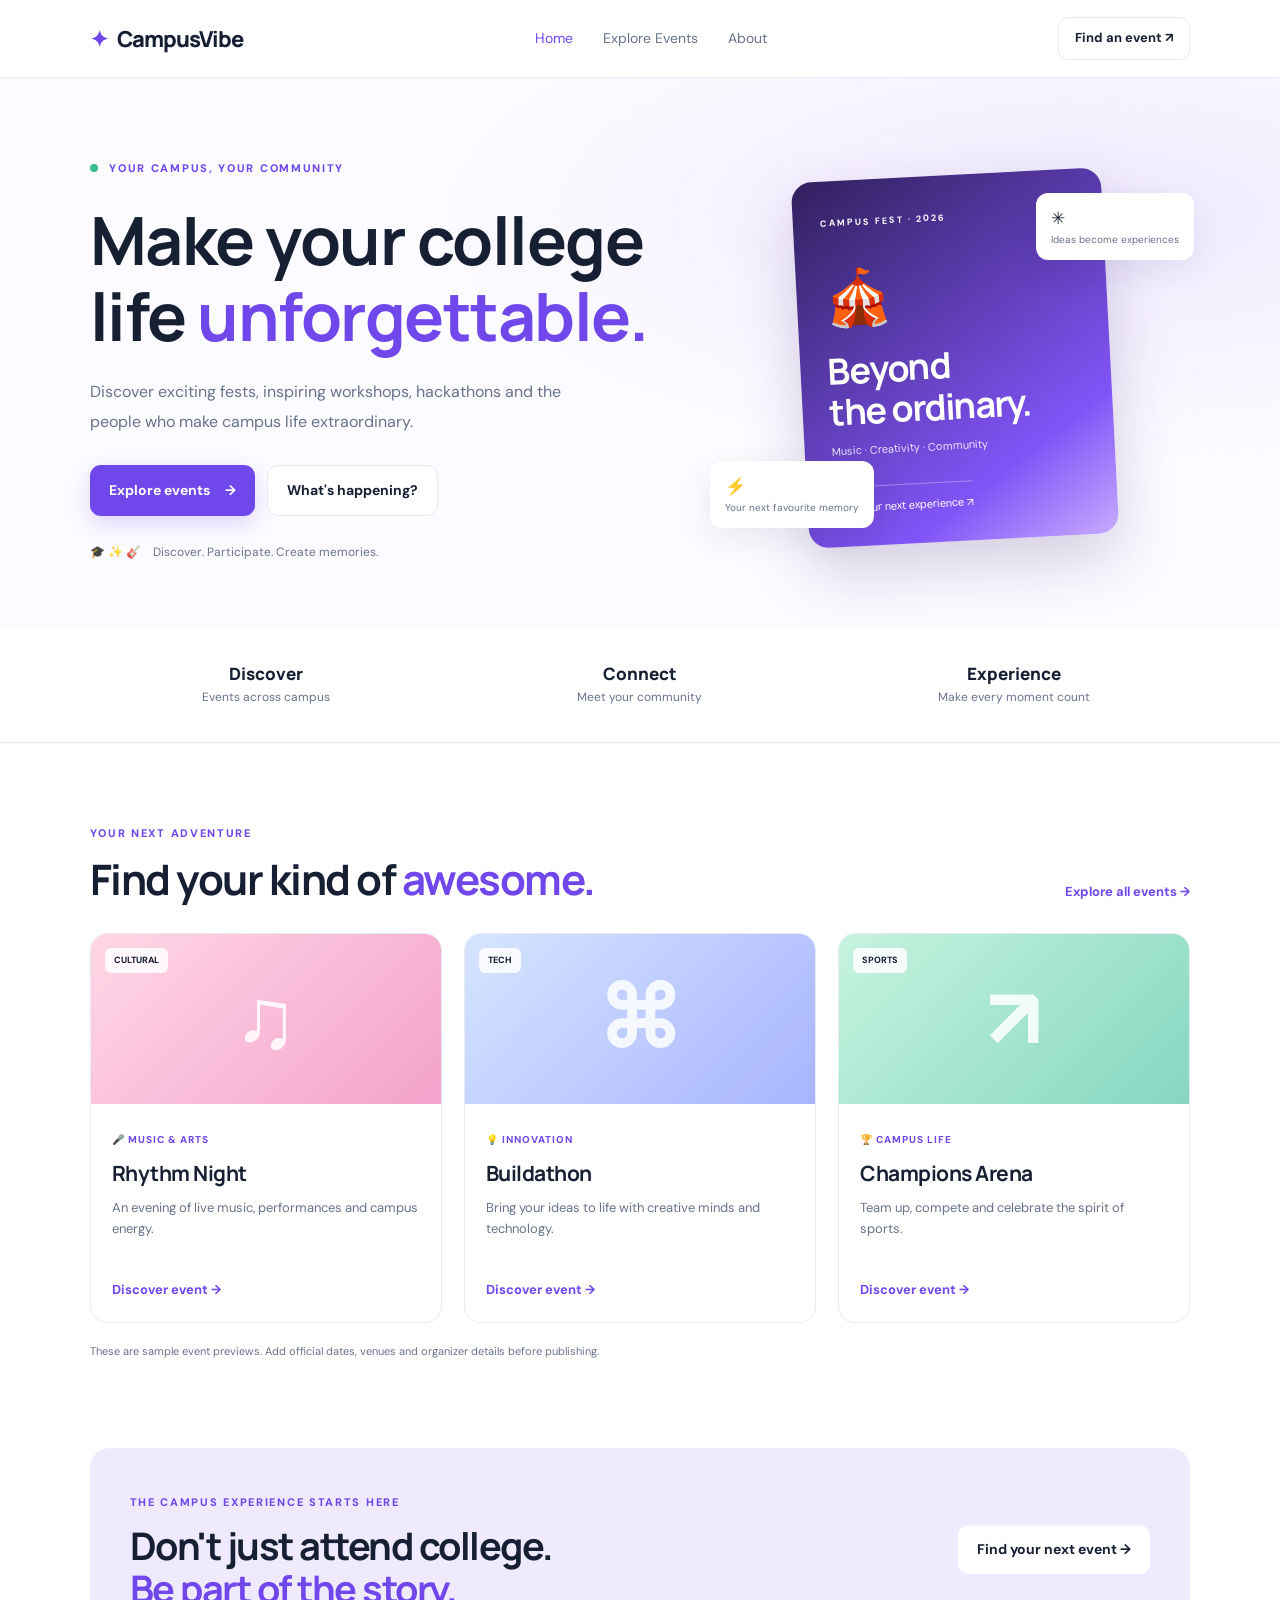
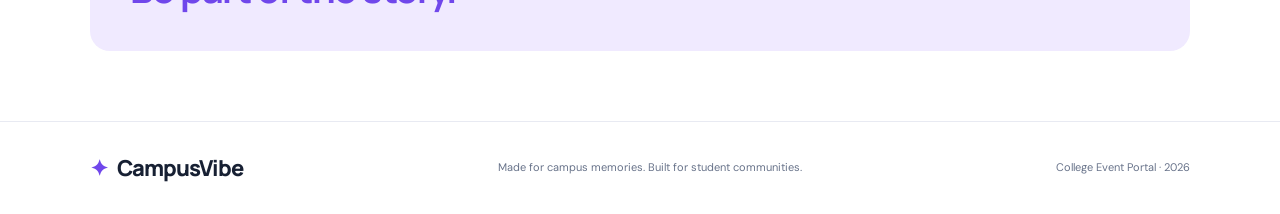
<file: index.html>
<!DOCTYPE html>
<html lang="en">
<head>
  <meta charset="UTF-8">
  <meta name="viewport" content="width=device-width, initial-scale=1.0">
  <meta name="description" content="Discover campus festivals, workshops, hackathons and student events.">
  <title>CampusVibe | College Event Portal</title>
  <link rel="stylesheet" href="style.css">
</head>
<body>
  <header class="navbar">
    <a class="brand" href="index.html"><span class="brand-icon">✦</span> CampusVibe</a>
    <nav>
      <a class="active" href="index.html">Home</a>
      <a href="events.html">Explore Events</a>
      <a href="#about">About</a>
    </nav>
    <a class="nav-cta" href="events.html">Find an event ↗</a>
  </header>

  <main>
    <section class="hero">
      <div class="hero-content">
        <span class="eyebrow"><span class="live-dot"></span> YOUR CAMPUS, YOUR COMMUNITY</span>
        <h1>Make your college life <span>unforgettable.</span></h1>
        <p>Discover exciting fests, inspiring workshops, hackathons and the people who make campus life extraordinary.</p>
        <div class="hero-actions">
          <a class="button button-primary" href="events.html">Explore events <span>→</span></a>
          <a class="button button-ghost" href="#featured">What's happening?</a>
        </div>
        <div class="hero-note"><span class="avatars">🎓 ✨ 🎸</span> Discover. Participate. Create memories.</div>
      </div>
      <div class="hero-art">
        <div class="art-glow"></div>
        <div class="art-card art-card-top">✳ <span>Ideas become experiences</span></div>
        <div class="event-poster">
          <span class="poster-label">CAMPUS FEST · 2026</span>
          <div class="poster-emoji">🎪</div>
          <h2>Beyond<br>the ordinary.</h2>
          <p>Music · Creativity · Community</p>
          <a href="events.html">Find your next experience ↗</a>
        </div>
        <div class="art-card art-card-bottom">⚡ <span>Your next favourite memory</span></div>
      </div>
    </section>

    <section class="stats">
      <div><strong>Discover</strong><span>Events across campus</span></div>
      <div><strong>Connect</strong><span>Meet your community</span></div>
      <div><strong>Experience</strong><span>Make every moment count</span></div>
    </section>

    <section class="section" id="featured">
      <div class="section-heading">
        <div><span class="eyebrow">YOUR NEXT ADVENTURE</span><h2>Find your kind of <span>awesome.</span></h2></div>
        <a class="text-link" href="events.html">Explore all events →</a>
      </div>
      <div class="event-grid">
        <article class="event-card">
          <div class="event-cover cover-music"><span class="cover-symbol">♫</span><span class="cover-tag">CULTURAL</span></div>
          <div class="event-info"><span class="event-meta">🎤 MUSIC & ARTS</span><h3>Rhythm Night</h3><p>An evening of live music, performances and campus energy.</p><a href="events.html" class="card-link">Discover event →</a></div>
        </article>
        <article class="event-card">
          <div class="event-cover cover-tech"><span class="cover-symbol">⌘</span><span class="cover-tag">TECH</span></div>
          <div class="event-info"><span class="event-meta">💡 INNOVATION</span><h3>Buildathon</h3><p>Bring your ideas to life with creative minds and technology.</p><a href="events.html" class="card-link">Discover event →</a></div>
        </article>
        <article class="event-card">
          <div class="event-cover cover-sport"><span class="cover-symbol">↗</span><span class="cover-tag">SPORTS</span></div>
          <div class="event-info"><span class="event-meta">🏆 CAMPUS LIFE</span><h3>Champions Arena</h3><p>Team up, compete and celebrate the spirit of sports.</p><a href="events.html" class="card-link">Discover event →</a></div>
        </article>
      </div>
      <p class="disclaimer">These are sample event previews. Add official dates, venues and organizer details before publishing.</p>
    </section>

    <section class="join-banner" id="about">
      <div><span class="eyebrow">THE CAMPUS EXPERIENCE STARTS HERE</span><h2>Don't just attend college.<br><span>Be part of the story.</span></h2></div>
      <a href="events.html" class="button button-light">Find your next event →</a>
    </section>
  </main>

  <footer><a class="brand" href="index.html"><span class="brand-icon">✦</span> CampusVibe</a><p>Made for campus memories. Built for student communities.</p><span>College Event Portal · 2026</span></footer>
</body>
</html>
</file>
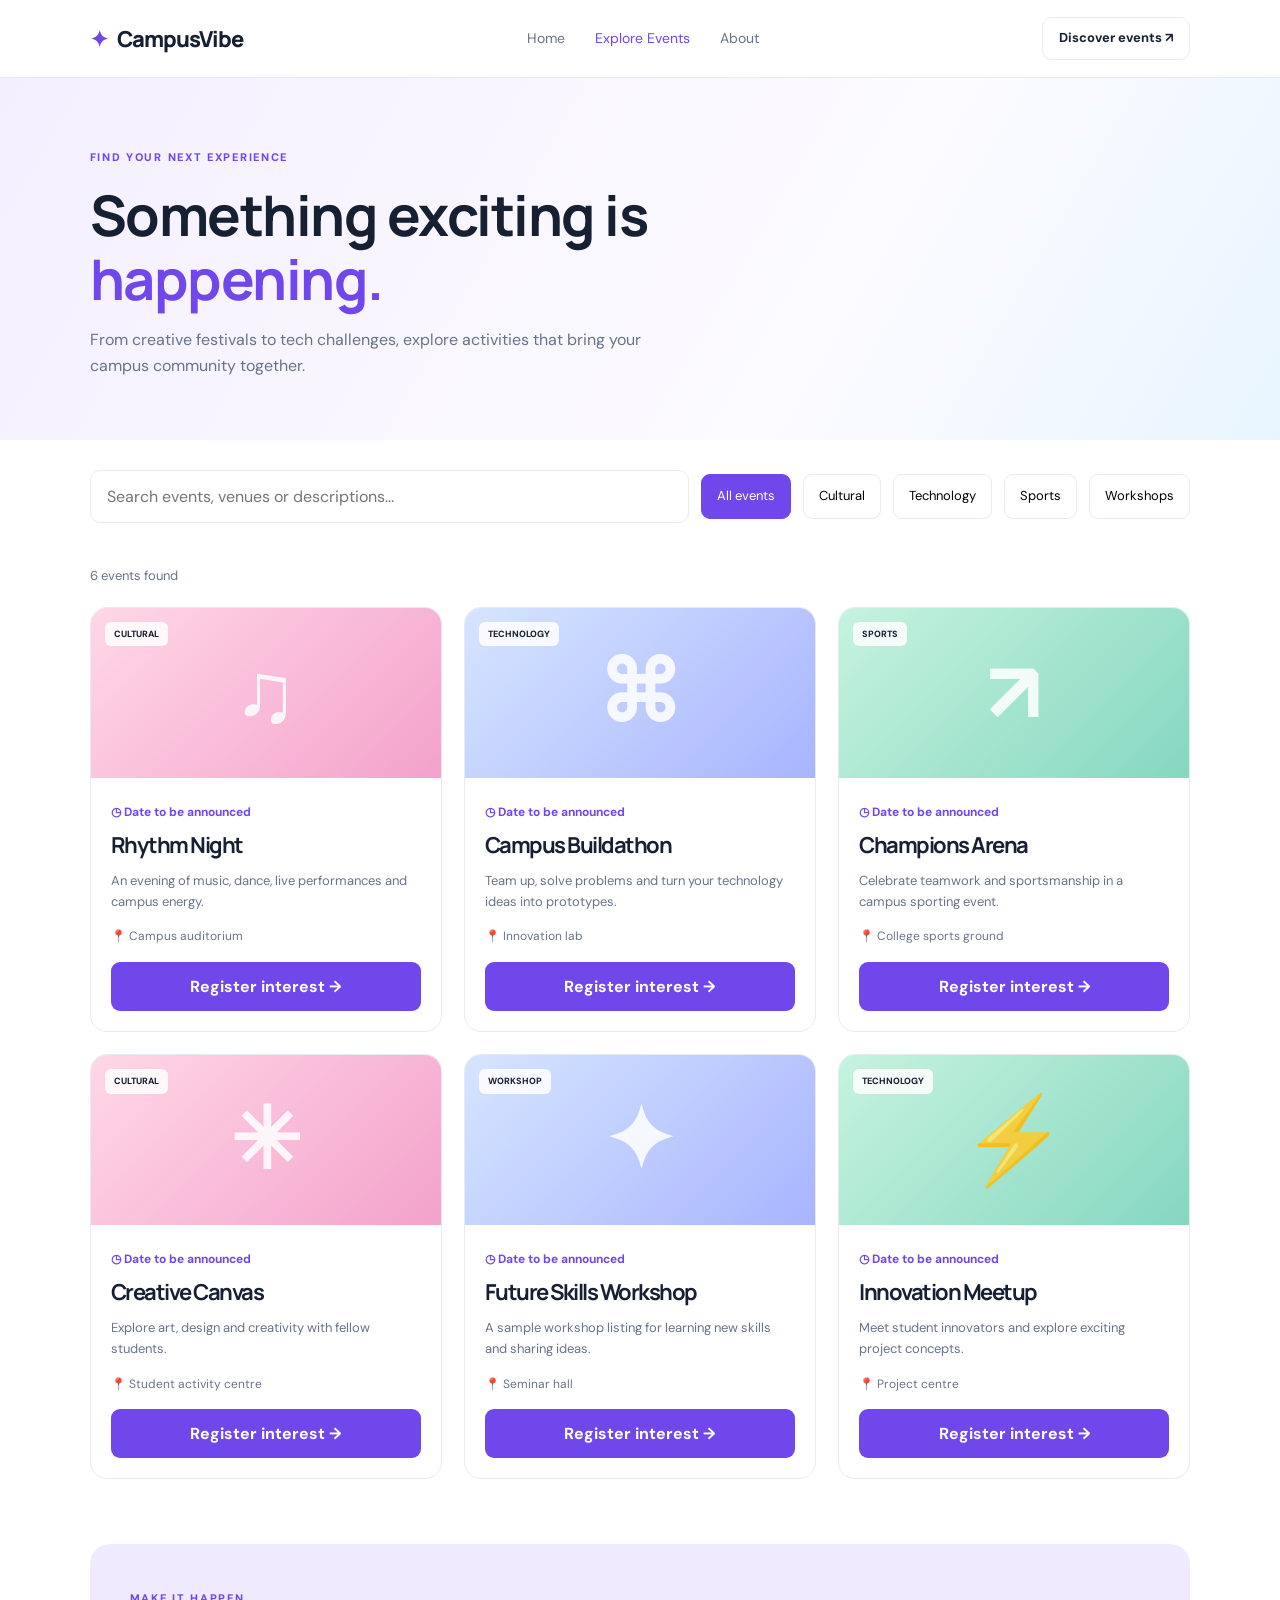
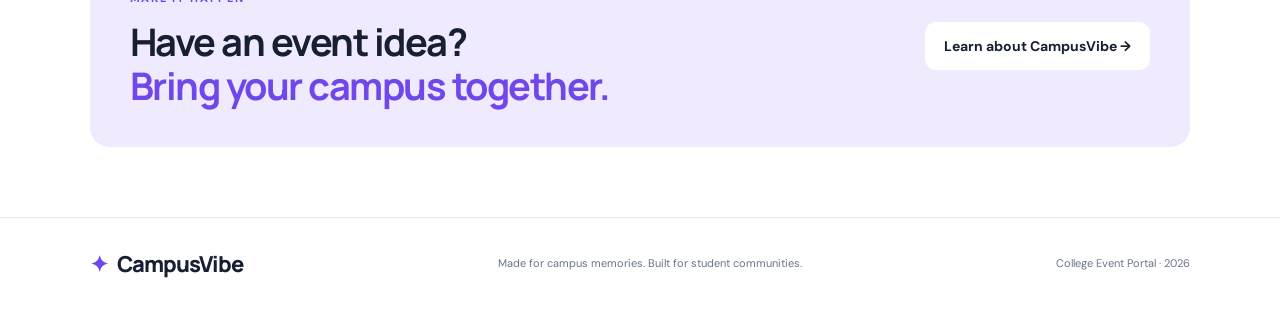
<file: events.html>
<!DOCTYPE html>
<html lang="en">
<head>
  <meta charset="UTF-8">
  <meta name="viewport" content="width=device-width, initial-scale=1.0">
  <meta name="description" content="Explore college events, discover campus activities and register your interest.">
  <title>Explore Events | CampusVibe</title>
  <link rel="stylesheet" href="style.css">
  <style>
    .events-hero {
      padding: 65px 7% 45px;
      background: linear-gradient(120deg,#f4efff,#fcfbff 65%,#e8f5ff);
    }
    .events-hero h1 { font-size: clamp(38px,5vw,56px); margin: 14px 0; }
    .events-hero p { color: var(--muted); max-width: 570px; }
    .toolbar {
      padding: 30px 7%;
      display: flex; flex-wrap: wrap; gap: 12px;
      align-items: center;
    }
    .search-box {
      flex: 1; min-width: 220px; padding: 13px 16px;
      border: 1px solid var(--line); border-radius: 10px;
      font: inherit; background: white;
    }
    .filter-button {
      padding: 11px 15px; border: 1px solid var(--line);
      border-radius: 9px; background: white; cursor: pointer;
      font: inherit; font-size: 13px;
    }
    .filter-button.active { background: var(--purple); color: white; border-color: var(--purple); }
    .events-list { padding: 0 7% 65px; }
    .results-line { color: var(--muted); font-size: 13px; margin-bottom: 20px; }
    .event-details { padding: 20px; }
    .event-date { color: var(--purple); font-size: 12px; font-weight: 700; }
    .event-details h2 { font-size: 22px; margin: 9px 0; }
    .event-details p { color: var(--muted); font-size: 13px; }
    .event-facts { display: flex; flex-wrap: wrap; gap: 12px; color: var(--muted); font-size: 12px; margin: 15px 0; }
    .register-button {
      width: 100%; padding: 12px; background: var(--purple);
      color: white; border: 0; border-radius: 9px;
      cursor: pointer; font: inherit; font-weight: 700;
    }
    .register-button:hover { opacity: .9; }
    .empty-state { padding: 45px 15px; text-align: center; color: var(--muted); grid-column: 1/-1; }
    .modal {
      display: none; position: fixed; inset: 0; z-index: 10;
      background: #11182799; padding: 20px;
      align-items: center; justify-content: center;
    }
    .modal.open { display: flex; }
    .modal-panel {
      width: 100%; max-width: 450px; max-height: 90vh; overflow: auto;
      background: white; padding: 28px; border-radius: 18px;
    }
    .modal-panel h2 { margin-top: 0; }
    .form-field { display: block; margin: 16px 0; font-size: 13px; font-weight: 700; }
    .form-field input, .form-field select {
      display: block; width: 100%; margin-top: 7px; padding: 12px;
      border: 1px solid var(--line); border-radius: 9px; font: inherit;
    }
    .close-button {
      float: right; border: 0; background: #f1eff8; border-radius: 8px;
      padding: 7px 11px; cursor: pointer;
    }
    .form-message { color: #087b52; font-size: 13px; }
    @media(max-width:600px) {
      .events-hero { padding: 45px 6% 30px; }
      .toolbar { padding: 22px 6%; }
      .events-list { padding: 0 6% 45px; }
      .filter-button { flex: 1; }
    }
  </style>
</head>
<body>
  <header class="navbar">
    <a class="brand" href="index.html"><span class="brand-icon">✦</span> CampusVibe</a>
    <nav>
      <a href="index.html">Home</a>
      <a class="active" href="events.html">Explore Events</a>
      <a href="index.html#about">About</a>
    </nav>
    <a class="nav-cta" href="#event-list">Discover events ↗</a>
  </header>

  <main>
    <section class="events-hero">
      <span class="eyebrow">FIND YOUR NEXT EXPERIENCE</span>
      <h1>Something exciting is <span style="color:#7047eb">happening.</span></h1>
      <p>From creative festivals to tech challenges, explore activities that bring your campus community together.</p>
    </section>

    <section class="toolbar" aria-label="Search and filter events">
      <input id="search" class="search-box" type="search" placeholder="Search events, venues or descriptions..." aria-label="Search events">
      <button class="filter-button active" data-category="All">All events</button>
      <button class="filter-button" data-category="Cultural">Cultural</button>
      <button class="filter-button" data-category="Technology">Technology</button>
      <button class="filter-button" data-category="Sports">Sports</button>
      <button class="filter-button" data-category="Workshop">Workshops</button>
    </section>

    <section class="events-list" id="event-list">
      <p class="results-line" id="results" aria-live="polite"></p>
      <div class="event-grid" id="event-grid"></div>
    </section>

    <section class="join-banner">
      <div>
        <span class="eyebrow">MAKE IT HAPPEN</span>
        <h2>Have an event idea?<br><span>Bring your campus together.</span></h2>
      </div>
      <a class="button button-light" href="index.html#about">Learn about CampusVibe →</a>
    </section>
  </main>

  <div class="modal" id="registration-modal" role="dialog" aria-modal="true" aria-labelledby="modal-title">
    <div class="modal-panel">
      <button type="button" class="close-button" id="close-modal" aria-label="Close registration">✕</button>
      <span class="eyebrow">JOIN THE EXPERIENCE</span>
      <h2 id="modal-title">Register your interest</h2>
      <p id="selected-event"></p>
      <form id="registration-form">
        <label class="form-field">Full name
          <input name="name" required maxlength="100" autocomplete="name" placeholder="Your name">
        </label>
        <label class="form-field">College email
          <input name="email" type="email" required maxlength="150" autocomplete="email" placeholder="you@college.edu">
        </label>
        <label class="form-field">Department
          <select name="department" required>
            <option value="">Choose your department</option>
            <option>Computer Science</option>
            <option>Electronics and Communication</option>
            <option>Mechanical Engineering</option>
            <option>Electrical Engineering</option>
            <option>Business and Management</option>
            <option>Other</option>
          </select>
        </label>
        <button class="register-button" type="submit">Confirm interest</button>
        <p id="form-message" class="form-message" role="status"></p>
        <p style="font-size:11px;color:#68738a">Demo only: this form does not send or store your details on a server.</p>
      </form>
    </div>
  </div>

  <footer>
    <a class="brand" href="index.html"><span class="brand-icon">✦</span> CampusVibe</a>
    <p>Made for campus memories. Built for student communities.</p>
    <span>College Event Portal · 2026</span>
  </footer>

  <script>
    // These are demonstration events. Replace with official event information.
    const events = [
      { id: 1, title: "Rhythm Night", category: "Cultural", date: "Date to be announced", venue: "Campus auditorium", icon: "♫", description: "An evening of music, dance, live performances and campus energy.", color: "cover-music" },
      { id: 2, title: "Campus Buildathon", category: "Technology", date: "Date to be announced", venue: "Innovation lab", icon: "⌘", description: "Team up, solve problems and turn your technology ideas into prototypes.", color: "cover-tech" },
      { id: 3, title: "Champions Arena", category: "Sports", date: "Date to be announced", venue: "College sports ground", icon: "↗", description: "Celebrate teamwork and sportsmanship in a campus sporting event.", color: "cover-sport" },
      { id: 4, title: "Creative Canvas", category: "Cultural", date: "Date to be announced", venue: "Student activity centre", icon: "✳", description: "Explore art, design and creativity with fellow students.", color: "cover-music" },
      { id: 5, title: "Future Skills Workshop", category: "Workshop", date: "Date to be announced", venue: "Seminar hall", icon: "✦", description: "A sample workshop listing for learning new skills and sharing ideas.", color: "cover-tech" },
      { id: 6, title: "Innovation Meetup", category: "Technology", date: "Date to be announced", venue: "Project centre", icon: "⚡", description: "Meet student innovators and explore exciting project concepts.", color: "cover-sport" }
    ];

    const grid = document.getElementById("event-grid");
    const search = document.getElementById("search");
    const results = document.getElementById("results");
    let activeCategory = "All";
    let selectedEvent = null;

    function renderEvents() {
      const query = search.value.trim().toLowerCase();
      const filtered = events.filter(event => {
        const matchesCategory = activeCategory === "All" || event.category === activeCategory;
        const searchable = `${event.title} ${event.category} ${event.description} ${event.venue}`.toLowerCase();
        return matchesCategory && searchable.includes(query);
      });

      results.textContent = `${filtered.length} event${filtered.length === 1 ? "" : "s"} found`;

      if (!filtered.length) {
        grid.innerHTML = '<div class="empty-state"><h2>No events found</h2><p>Try another search or choose a different category.</p></div>';
        return;
      }

      grid.replaceChildren();

      filtered.forEach(event => {
        const card = document.createElement("article");
        card.className = "event-card";

        const cover = document.createElement("div");
        cover.className = `event-cover ${event.color}`;

        const symbol = document.createElement("span");
        symbol.className = "cover-symbol";
        symbol.textContent = event.icon;

        const tag = document.createElement("span");
        tag.className = "cover-tag";
        tag.textContent = event.category.toUpperCase();

        cover.append(symbol, tag);

        const info = document.createElement("div");
        info.className = "event-details";

        const date = document.createElement("span");
        date.className = "event-date";
        date.textContent = `◷ ${event.date}`;

        const title = document.createElement("h2");
        title.textContent = event.title;

        const description = document.createElement("p");
        description.textContent = event.description;

        const facts = document.createElement("div");
        facts.className = "event-facts";
        facts.textContent = `📍 ${event.venue}`;

        const button = document.createElement("button");
        button.className = "register-button";
        button.type = "button";
        button.textContent = "Register interest →";
        button.addEventListener("click", () => openRegistration(event));

        info.append(date, title, description, facts, button);
        card.append(cover, info);
        grid.append(card);
      });
    }

    function openRegistration(event) {
      selectedEvent = event;
      document.getElementById("selected-event").textContent = event.title;
      document.getElementById("form-message").textContent = "";
      document.getElementById("registration-modal").classList.add("open");
      document.querySelector('[name="name"]').focus();
    }

    function closeRegistration() {
      document.getElementById("registration-modal").classList.remove("open");
    }

    search.addEventListener("input", renderEvents);

    document.querySelectorAll(".filter-button").forEach(button => {
      button.addEventListener("click", () => {
        activeCategory = button.dataset.category;
        document.querySelectorAll(".filter-button").forEach(item => {
          const isActive = item === button;
          item.classList.toggle("active", isActive);
          item.setAttribute("aria-pressed", String(isActive));
        });
        renderEvents();
      });
      button.setAttribute("aria-pressed", String(button.dataset.category === "All"));
    });

    document.getElementById("close-modal").addEventListener("click", closeRegistration);

    document.getElementById("registration-modal").addEventListener("click", event => {
      if (event.target.id === "registration-modal") closeRegistration();
    });

    document.addEventListener("keydown", event => {
      if (event.key === "Escape") closeRegistration();
    });

    document.getElementById("registration-form").addEventListener("submit", event => {
      event.preventDefault();
      if (!selectedEvent || !event.currentTarget.reportValidity()) return;

      document.getElementById("form-message").textContent =
        `Demo complete! Your form passed validation for "${selectedEvent.title}", but your registration has not been saved or sent.`;
    });

    renderEvents();
  </script>
</body>
</html>
</file>
<file: style.css>
@import url('https://fonts.googleapis.com/css2?family=DM+Sans:wght@400;500;600;700&family=Manrope:wght@400;500;600;700;800&display=swap');

:root {
  --ink: #172033;
  --muted: #68738a;
  --purple: #7047eb;
  --line: #e8eaf2;
  --surface: #f8f8fc;
}

* { box-sizing: border-box; }
html { scroll-behavior: smooth; }
body {
  margin: 0;
  font-family: 'DM Sans', sans-serif;
  color: var(--ink);
  background: white;
  line-height: 1.6;
}
a { color: inherit; text-decoration: none; }
.navbar {
  min-height: 78px;
  display: flex;
  align-items: center;
  justify-content: space-between;
  gap: 24px;
  padding: 16px 7%;
  border-bottom: 1px solid var(--line);
}
.brand {
  font: 800 22px 'Manrope', sans-serif;
  letter-spacing: -1px;
  white-space: nowrap;
}
.brand-icon { color: var(--purple); margin-right: 7px; }
.navbar nav { display: flex; align-items: center; gap: 30px; }
.navbar nav a { color: var(--muted); font-size: 14px; }
.navbar nav a:hover, .navbar nav a.active { color: var(--purple); }
.nav-cta {
  border: 1px solid var(--line);
  padding: 10px 16px;
  border-radius: 10px;
  font-size: 13px;
  font-weight: 700;
}
.hero {
  padding: 76px 7% 65px;
  display: grid;
  grid-template-columns: 1.1fr .9fr;
  align-items: center;
  gap: 55px;
  background: radial-gradient(ellipse at 85% 25%, #f0eaff 0, transparent 43%), #fcfbff;
  overflow: hidden;
}
.eyebrow { color: var(--purple); font-size: 11px; font-weight: 800; letter-spacing: 1.7px; }
.live-dot { display: inline-block; width: 8px; height: 8px; background: #36bd8b; border-radius: 50%; margin-right: 7px; }
h1, h2, h3 { font-family: 'Manrope', sans-serif; line-height: 1.15; letter-spacing: -1.5px; }
h1 { font-size: clamp(42px, 5.2vw, 67px); margin: 22px 0; max-width: 650px; }
h1 span, .section-heading h2 span, .join-banner h2 span { color: var(--purple); }
.hero-content > p { color: var(--muted); font-size: 16px; max-width: 510px; line-height: 1.9; }
.hero-actions { display: flex; flex-wrap: wrap; gap: 12px; margin-top: 28px; }
.button { display: inline-flex; justify-content: center; align-items: center; gap: 15px; padding: 13px 19px; border-radius: 11px; font-size: 14px; font-weight: 700; transition: transform .2s, box-shadow .2s; }
.button:hover { transform: translateY(-2px); }
.button-primary { background: var(--purple); color: white; box-shadow: 0 8px 22px #7047eb35; }
.button-ghost { background: white; border: 1px solid var(--line); }
.hero-note { margin-top: 27px; font-size: 12px; color: var(--muted); }
.avatars { margin-right: 9px; }
.hero-art { min-height: 390px; display: grid; place-items: center; position: relative; }
.art-glow { position: absolute; width: 300px; height: 300px; border-radius: 50%; background: #e4d9ff; filter: blur(3px); }
.event-poster { position: relative; z-index: 1; width: min(310px, 90%); padding: 27px; border-radius: 20px; color: white; background: linear-gradient(145deg, #31205d, #8154f7 75%, #c8aaff); box-shadow: 0 25px 60px #3d286d35; transform: rotate(-3deg); }
.poster-label { font-size: 9px; letter-spacing: 2px; font-weight: 700; }
.poster-emoji { font-size: 55px; margin-top: 20px; }
.event-poster h2 { font-size: 36px; margin: 8px 0; }
.event-poster p { font-size: 11px; opacity: .85; }
.event-poster a { display: inline-block; margin-top: 15px; padding-top: 12px; border-top: 1px solid #ffffff55; font-size: 11px; }
.art-card { position: absolute; z-index: 2; background: white; padding: 12px 15px; border-radius: 12px; box-shadow: 0 10px 35px #24144b15; font-size: 17px; }
.art-card span { display: block; font-size: 10px; color: var(--muted); }
.art-card-top { top: 30px; right: -4px; }
.art-card-bottom { bottom: 25px; left: -10px; }
.stats { display: grid; grid-template-columns: repeat(3, 1fr); gap: 20px; padding: 25px 7%; border-bottom: 1px solid var(--line); }
.stats div { text-align: center; padding: 10px; }
.stats strong, .stats span { display: block; }
.stats strong { font: 800 17px 'Manrope', sans-serif; }
.stats span { font-size: 12px; color: var(--muted); margin-top: 3px; }
.section { padding: 76px 7%; }
.section-heading { display: flex; justify-content: space-between; align-items: end; gap: 20px; margin-bottom: 30px; }
.section-heading h2 { font-size: clamp(28px, 3.5vw, 42px); margin: 10px 0 0; }
.text-link, .card-link { color: var(--purple); font-size: 13px; font-weight: 700; }
.event-grid { display: grid; grid-template-columns: repeat(3, 1fr); gap: 22px; }
.event-card { overflow: hidden; border: 1px solid var(--line); border-radius: 17px; transition: transform .2s, box-shadow .2s; }
.event-card:hover { transform: translateY(-5px); box-shadow: 0 18px 35px #25204410; }
.event-cover { height: 170px; display: flex; align-items: center; justify-content: center; position: relative; overflow: hidden; }
.cover-music { background: linear-gradient(135deg, #ffd7e6, #f3a2cb); }
.cover-tech { background: linear-gradient(135deg, #d5e5ff, #a8b4ff); }
.cover-sport { background: linear-gradient(135deg, #c6f3df, #85d7c0); }
.cover-symbol { font-size: 85px; color: #ffffffd9; font-weight: 800; }
.cover-tag { position: absolute; top: 14px; left: 14px; background: #ffffffd9; padding: 5px 9px; border-radius: 6px; font-size: 9px; font-weight: 800; }
.event-info { padding: 21px; }
.event-meta { font-size: 10px; letter-spacing: 1px; color: var(--purple); font-weight: 800; }
.event-info h3 { font-size: 21px; letter-spacing: -.5px; margin: 10px 0; }
.event-info p { min-height: 60px; color: var(--muted); font-size: 13px; }
.card-link { display: inline-block; margin-top: 9px; }
.disclaimer { font-size: 11px; color: var(--muted); margin-top: 20px; }
.join-banner { margin: 0 7% 70px; padding: 40px; border-radius: 20px; display: flex; justify-content: space-between; align-items: center; gap: 25px; background: #f0eaff; }
.join-banner h2 { font-size: clamp(26px, 3vw, 38px); margin: 10px 0 0; }
.button-light { background: white; white-space: nowrap; }
footer { border-top: 1px solid var(--line); padding: 26px 7%; display: flex; justify-content: space-between; align-items: center; gap: 20px; }
footer p, footer > span { font-size: 11px; color: var(--muted); }

@media (max-width: 800px) {
  .navbar { padding: 16px 5%; flex-wrap: wrap; }
  .navbar nav { order: 3; width: 100%; justify-content: center; gap: 22px; }
  .nav-cta { font-size: 12px; }
  .hero { padding: 55px 6%; grid-template-columns: 1fr; gap: 20px; }
  .hero-art { min-height: 360px; }
  .stats { padding: 20px 4%; gap: 5px; }
  .stats strong { font-size: 14px; }
  .stats span { font-size: 10px; }
  .section { padding: 55px 6%; }
  .event-grid { grid-template-columns: 1fr; }
  .event-cover { height: 190px; }
  .join-banner { margin: 0 5% 45px; padding: 28px; flex-direction: column; align-items: flex-start; }
  footer { padding: 24px 6%; flex-wrap: wrap; }
}
@media (prefers-reduced-motion: reduce) {
  *, *::before, *::after { scroll-behavior: auto !important; transition: none !important; }
}
</file>
